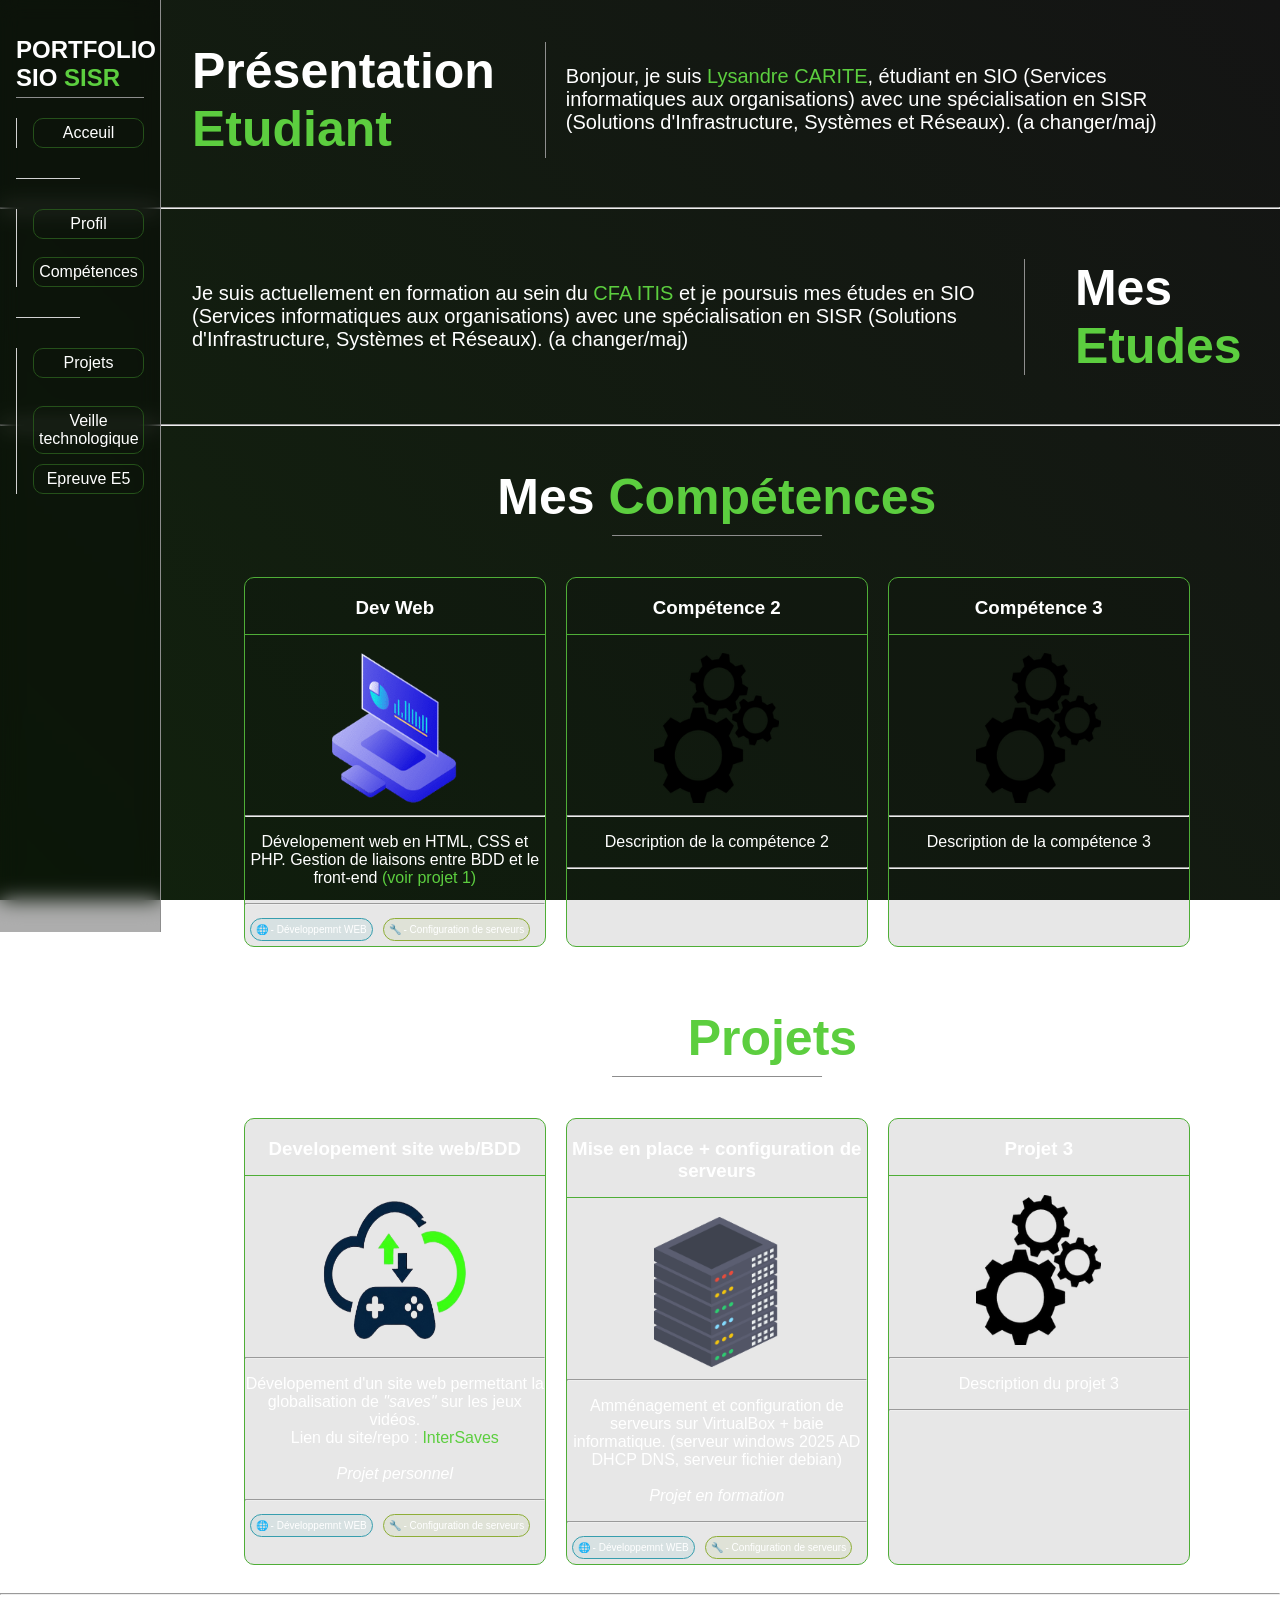
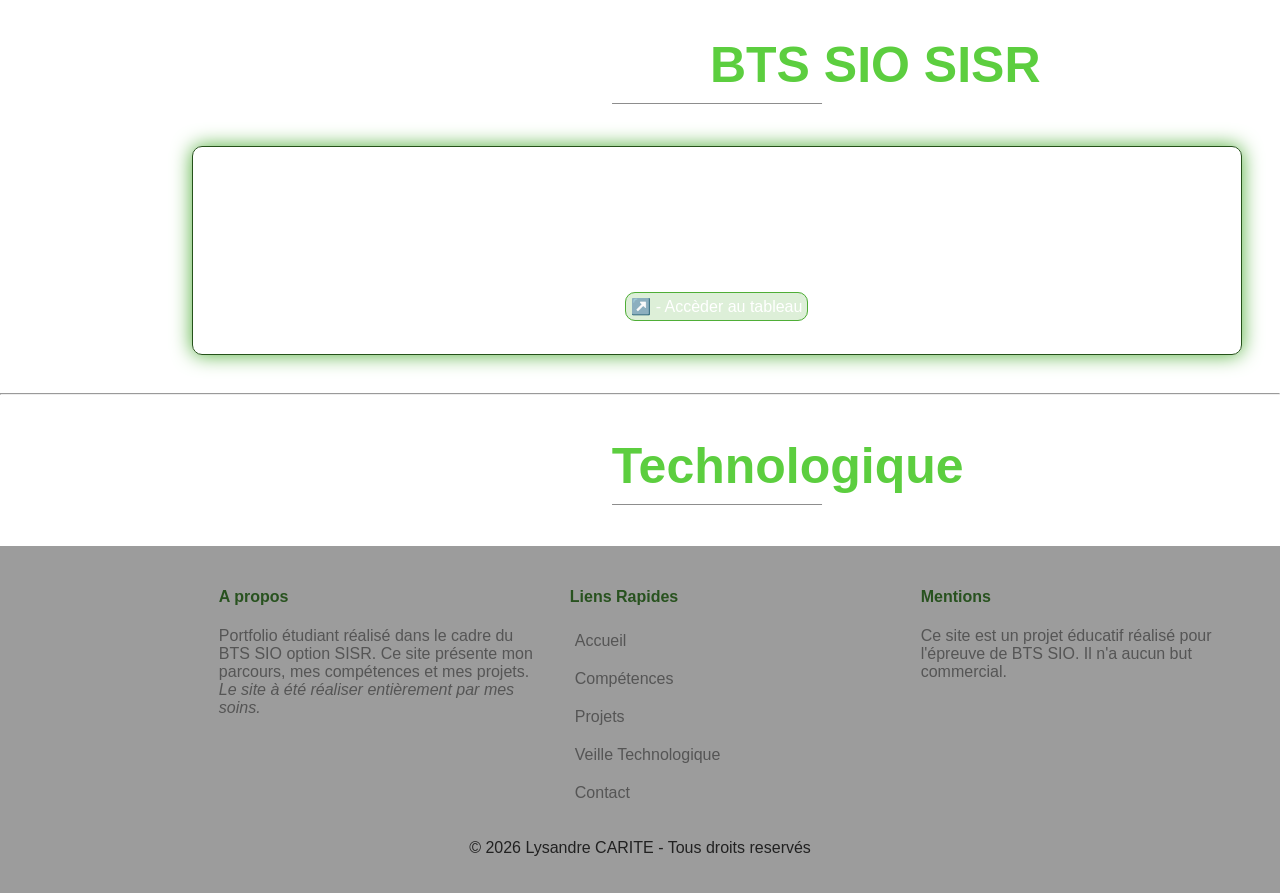
<file: index.html>
﻿<!DOCTYPE html>
<html lang="fr">
  <head>
    <meta charset="UTF-8" />
    <meta name="viewport" content="width=device-width, initial-scale=1.0" />
    <title>Portfolio  | Lysandre CARITE</title>
    <link rel="stylesheet" href="./styles/styles.css" />
  </head>
  <body>
    <nav>
      <h2>PORTFOLIO SIO <span class="color2Title">SISR</span></h2>
      <div class="formation">
        <a href="#">Acceuil</a>
      </div>
      <hr>
      <div class="experience">
        <a href="#">Profil</a><br>
        <a href="#Competences">Compétences</a>
      </div>
      <hr>
      <div class="projet">
        <ul>
          <li><a href="#Projets">Projets</a><br></li>
          <li><a href="#">Veille technologique</a></li>
          <li><a href="#epreuve">Epreuve E5</a></li>
        </ul>
      </div>
    </nav>

    <div class="container">

      <div>
      <div class="presentation">
          <h2 class="titleL">Présentation<br><span class="color2Title">Etudiant</span></h2>
          <p class="text-descriptionL">Bonjour, je suis <span class="color2Title">Lysandre CARITE</span>, étudiant en SIO (Services informatiques aux organisations) avec une spécialisation en SISR (Solutions d'Infrastructure, Systèmes et Réseaux). (a changer/maj)</p>
        </div>
        <hr>
        <div class="presentation">
          <p class="text-descriptionR">Je suis actuellement en formation au sein du <span class="color2Title">CFA ITIS</span> et je poursuis mes études en SIO (Services informatiques aux organisations) avec une spécialisation en SISR (Solutions d'Infrastructure, Systèmes et Réseaux). (a changer/maj)</p>
          <h2 class="titleR">Mes<br><span class="color2Title">Etudes</span></h2>
        </div>
        <hr>
      </div>
      
      <h2 class="cardtitles" id="Competences">Mes <span class="color2Title">Compétences</span></h2>
      <div class="cards-competences">
        
        <div class="card" id="html">
          <h3>Dev Web</h3>
          <img src="../img/BDD.png" alt="Dev Web" style="width: 125px; height: 150px;">
          <hr>
          <p>Dévelopement web en HTML, CSS et PHP. Gestion de liaisons entre BDD et le front-end <a href="#InterSaves">(voir projet 1)</a></p>
          <hr>
          <div class="skill">
            <p class="skills" style="border: 1px solid #379eae; background-color: #379eae16;">🌐 - Développemnt WEB</p> <p class="skills" style="border: 1px solid #8eae37; background-color: #8eae3716;">🔧 - Configuration de serveurs</p>
          </div>
        </div>
        <div class="card">
          <h3>Compétence 2</h3>
          <img src="../img/WIP.png" alt="WIPLogo" style="width: 125px; height: 150px;">
          <hr>
          <p>Description de la compétence 2</p>
          <hr>
        </div>
        <div class="card">
          <h3>Compétence 3</h3>
          <img src="../img/WIP.png" alt="WIPLogo" style="width: 125px; height: 150px;">
          <hr>
          <p>Description de la compétence 3</p>
          <hr>
        </div>
        
      </div>
      
      <h2 class="cardtitles" id="Projets">Mes <span class="color2Title">Projets</span></h2>
      <div class="cards-profil">
    
        <div class="card" id="BDD">
          <h3>Developement site web/BDD</h3>
          <img src="../img/InterSaves.png" alt="InterSavesLogo" style="width: 150px; height: 150px;" id="InterSaves">
          <hr>
          <p>Dévelopement d'un site web permettant la globalisation de <i>"saves"</i> sur les jeux vidéos.<br>Lien du site/repo : <a href="../InterSaves/mainPages/index.html">InterSaves</a><br><br><i>Projet personnel</i></p>
          <hr>
          <div class="skill">
            <p class="skills" style="border: 1px solid #379eae; background-color: #379eae16;">🌐 - Développemnt WEB</p> <p class="skills" style="border: 1px solid #8eae37; background-color: #8eae3716;">🔧 - Configuration de serveurs</p>
          </div>
        </div>
        <div class="card" id="server">
          <h3>Mise en place + configuration de serveurs</h3>
          <img src="../img/serverlogo.png" alt="imgserver" style="width: 125px; height: 150px;">
          <hr>
          <p>Amménagement et configuration de serveurs sur VirtualBox + baie informatique. (serveur windows 2025 AD DHCP DNS, serveur fichier debian)<br><br><i>Projet en formation</i></p>
          <hr>
          <div class="skill">
            <p class="skills" style="border: 1px solid #379eae; background-color: #379eae16;">🌐 - Développemnt WEB</p> <p class="skills" style="border: 1px solid #8eae37; background-color: #8eae3716;">🔧 - Configuration de serveurs</p>
          </div>

        </div>
        <div class="card">
          <h3>Projet 3</h3>
          <img src="../img/WIP.png" alt="WIPLogo" style="width: 125px; height: 150px;">
          <hr>
          <p>Description du projet 3</p>
          <hr>
        </div>
    
      </div>

      <hr>

      <h2 class="cardtitles" id="epreuveTitle">Epreuve E5 - <span class="color2Title">BTS SIO SISR</span></h2>
      <div class="epreuve" id="epreuve">
        <h3>Tableau de synthèse E5</h3>
        <p>Accédez au tableau de synthèse récapitulant les activités professionnelles<br>réalisées dans le cadre de l'épreuve E5.</p>
        <a href="https://docs.google.com/spreadsheets/d/1fzQlLFH1zYrTbWUl8oXJ9Y8oEn8u1OFu/edit?usp=sharing&ouid=116082330475914208594&rtpof=true&sd=true" target="_blank">↗️ - Accèder au tableau</a>
      </div>

      <hr>

      <h2 class="cardtitles" id="Competences">Veille <span class="color2Title">Technologique</span></h2>
      <div class="Veille" id="Veille">
        
      </div>

      <footer>

        <div class="footer-content">
          <div class="about">
            <h4>A propos</h4>
            <p>Portfolio étudiant réalisé dans le cadre du BTS SIO option SISR. Ce site présente mon parcours, mes compétences et mes projets.<br><i>Le site à été réaliser entièrement par mes soins.</i></p>
          </div>

          <div class="links">
            <h4>Liens Rapides</h4>
            <ul>
              <li><a href="#">Accueil</a></li>
              <li><a href="#Competences">Compétences</a></li>
              <li><a href="#Projets">Projets</a></li>
              <li><a href="#Veille">Veille Technologique</a></li>
              <li><a href="#Contact">Contact</a></li>
            </ul>
          </div>

          <div class="mentions">
            <h4>Mentions</h4>
            <p>Ce site est un projet éducatif réalisé pour l'épreuve de BTS SIO. Il n'a aucun but commercial.</p>
          </div>
        </div>
        <p style="text-align: center; color:rgb(33, 33, 33)">© 2026 Lysandre CARITE - Tous droits reservés</p>

      </footer>

    </div>
  </body>
</html>
</file>
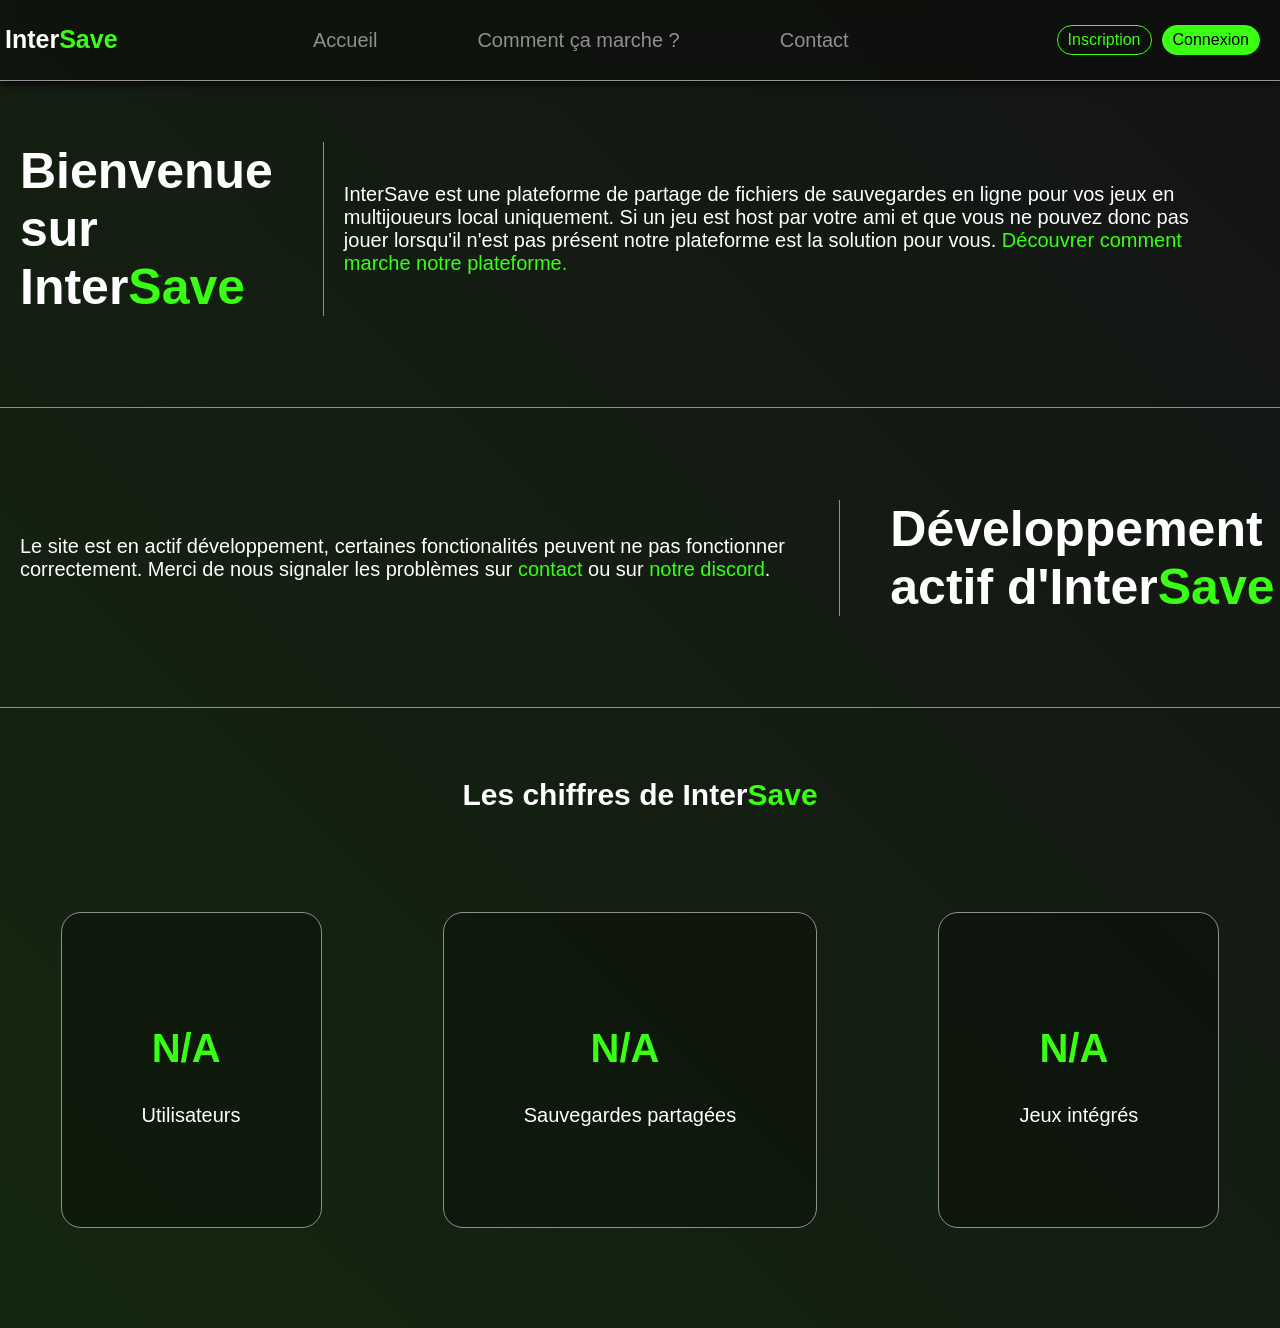
<file: InterSaves/mainPages/index.html>
<!DOCTYPE html>
<html lang="fr">

    <head>
        <meta charset="UTF-8">
        <meta name="viewport" content="width=device-width, initial-scale=1.0">
        <title>InterSave</title>
        <link rel="stylesheet" href="../styles/style.css">
        <link rel="icon" href="../img/smallLogin.png" type="image/png">
    </head>

    <body>
        <nav class="navMain">
            <h3 class="brandName"><a href="#">Inter<span class="color2TitleNav">Save</span></a></h3>
            <div class="nav-container">
                <ul>
                    <li><a href="index.html" class="nav-link">Accueil</a></li>
                    <li><a href="about.html" class="nav-link">Comment ça marche ?</a></li>
                    <li><a href="contact.html" class="nav-link">Contact</a></li>
                </ul>
            </div>
            <a href="../mainPages/register.php" class="navLink1">Inscription</a>
            <a href="../mainPages/login.php" class="navLink2" style="margin-right: 20px;">Connexion</a>
        </nav>

        <div class="container">
            <section class="containerContent">
                <h1 class="titleR">Bienvenue sur Inter<span class="color2TitleMain">Save</span></h1>
                <p class="description">InterSave est une plateforme de partage de fichiers de sauvegardes en ligne pour vos jeux en multijoueurs local uniquement. Si un jeu est host par votre ami et que vous ne pouvez donc pas jouer lorsqu'il n'est pas présent notre plateforme est la solution pour vous. <span class="color2TitleMain"><a href="../mainPages/about.html">Découvrer comment marche notre plateforme.</a></span></p>
            </section>
            <hr>
            <section class="containerContent">
                <p class="description">Le site est en actif développement, certaines fonctionalités peuvent ne pas fonctionner correctement. Merci de nous signaler les problèmes sur <span class="color2TitleMain"><a href="../mainPages/contact.html" target="_blank">contact</a></span> ou sur <span class="color2TitleMain"><a href="#" target="_blank">notre discord</a></span>.</p>
                <h1 class="titleL">Développement actif d'Inter<span class="color2TitleMain">Save</span></h1>
            </section>
            <hr>
            <h1 class="dataTitle">Les chiffres de Inter<span class="color2TitleMain">Save</span></h1>

            <section class="webData"></section>
                <div class="dataContainer">
                    <div class="data">
                        <h2 class="dataNumber">N/A</h2>
                        <p class="dataDescription">Utilisateurs</p>
                    </div>
                    <div class="data">
                        <h2 class="dataNumber">N/A</h2>
                        <p class="dataDescription">Sauvegardes partagées</p>
                    </div>
                    <div class="data">
                        <h2 class="dataNumber">N/A</h2>
                        <p class="dataDescription">Jeux intégrés</p>
                    </div>
                </div>
            </section>
        </div>
    </body>
</html>
</file>
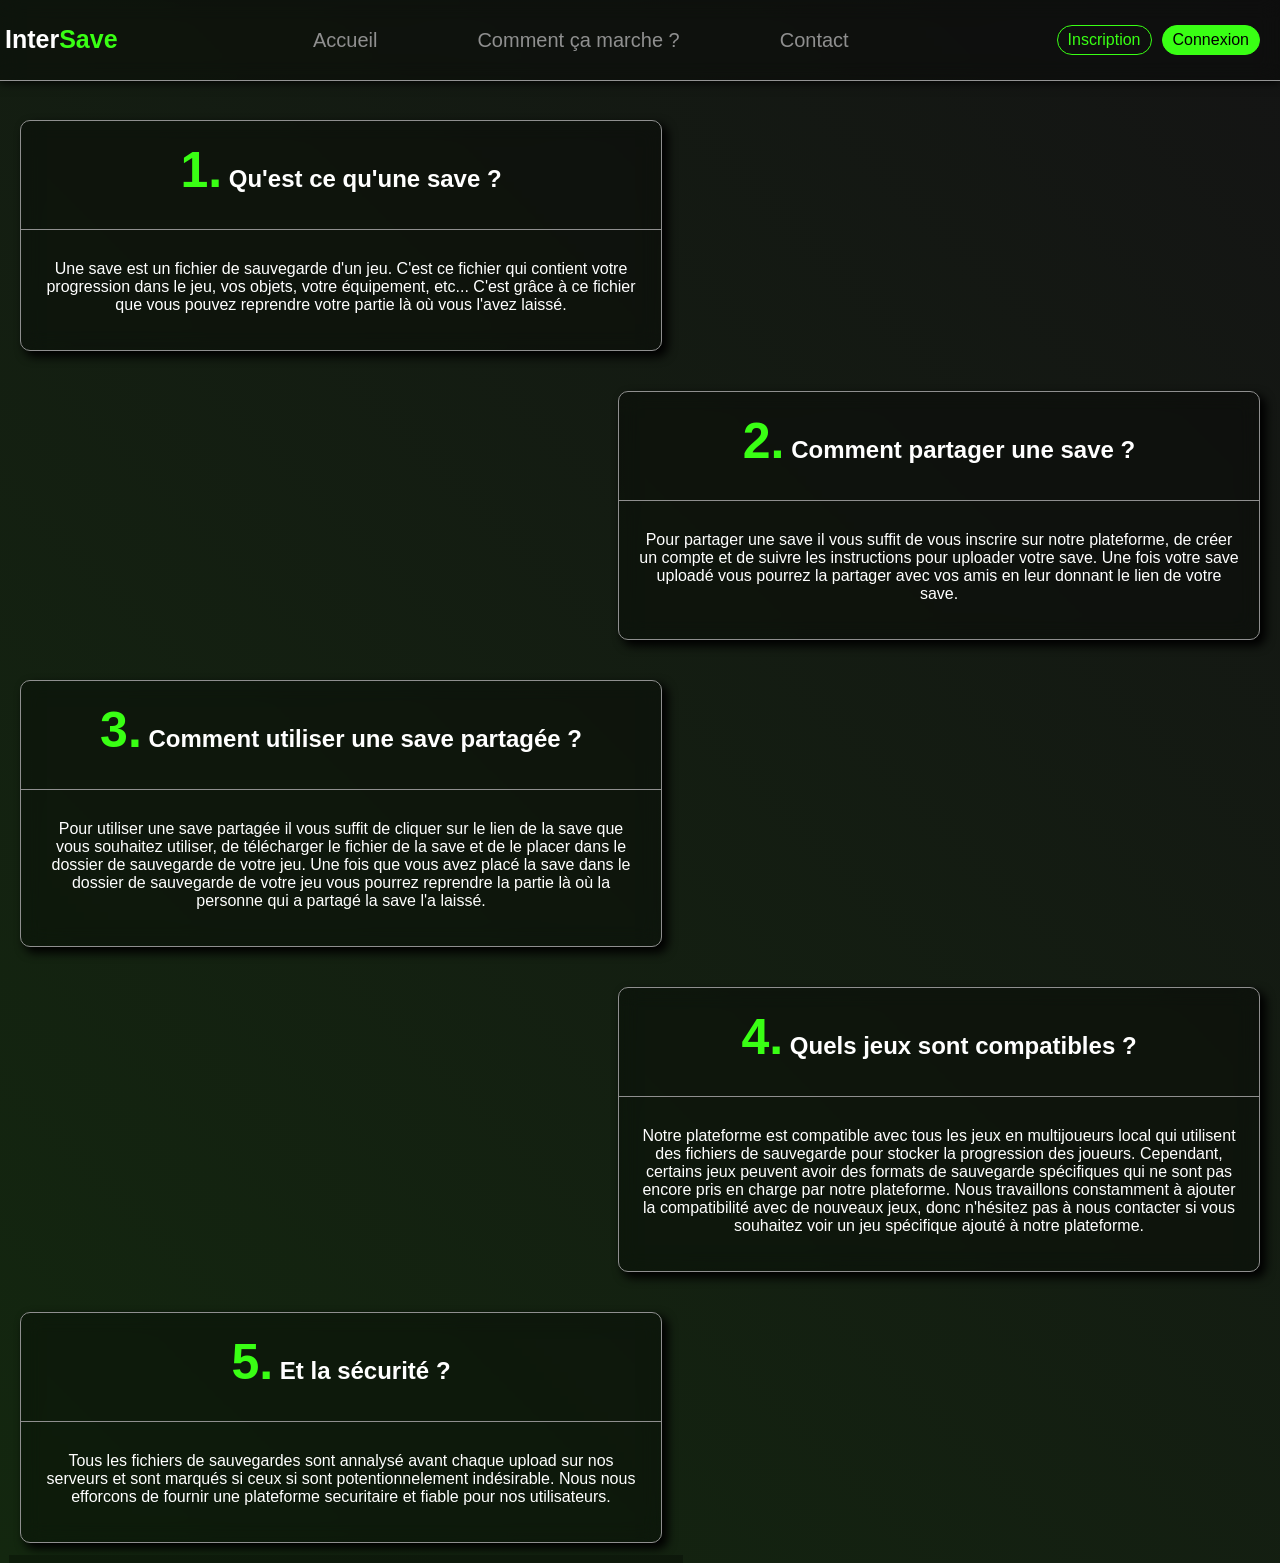
<file: InterSaves/mainPages/about.html>
<!DOCTYPE html>
<html lang="fr">
    <head>
        <meta charset="UTF-8">
        <meta name="viewport" content="width=device-width, initial-scale=1.0">
        <title>Comment cela marche ? | InterSave</title>
        <link rel="stylesheet" href="../styles/styleAbout.css">
        <link rel="icon" href="../img/smallLogin.png" type="image/png">
    </head>

    <body>
        <nav class="navMain noSelected">
            <h3 class="brandName"><a href="#">Inter<span class="color2TitleNav">Save</span></a></h3>
            <div class="nav-container">
                <ul>
                    <li><a href="index.html" class="nav-link">Accueil</a></li>
                    <li><a href="#" class="nav-link">Comment ça marche ?</a></li>
                    <li><a href="contact.html" class="nav-link">Contact</a></li>
                </ul>
            </div>
            <a href="../mainPages/register.php" class="navLink1">Inscription</a>
            <a href="../mainPages/login.php" class="navLink2" style="margin-right: 20px;">Connexion</a>
        </nav>

        <div class="container noSelected">
            <section class="containerContent containerContentL">
                <h1><span class="numberTitle">1.</span> Qu'est ce qu'une save ?</h1>
                <hr>
                <p class="description">Une save est un fichier de sauvegarde d'un jeu. C'est ce fichier qui contient votre progression dans le jeu, vos objets, votre équipement, etc... C'est grâce à ce fichier que vous pouvez reprendre votre partie là où vous l'avez laissé.</p>
            </section>
            <section class="containerContent containerContentR">
                <h1><span class="numberTitle">2.</span> Comment partager une save ?</h1>
                <hr>
                <p class="description">Pour partager une save il vous suffit de vous inscrire sur notre plateforme, de créer un compte et de suivre les instructions pour uploader votre save. Une fois votre save uploadé vous pourrez la partager avec vos amis en leur donnant le lien de votre save.</p>
            </section>
            <section class="containerContent containerContentL">
                <h1><span class="numberTitle">3.</span> Comment utiliser une save partagée ?</h1>
                <hr>
                <p class="description">Pour utiliser une save partagée il vous suffit de cliquer sur le lien de la save que vous souhaitez utiliser, de télécharger le fichier de la save et de le placer dans le dossier de sauvegarde de votre jeu. Une fois que vous avez placé la save dans le dossier de sauvegarde de votre jeu vous pourrez reprendre la partie là où la personne qui a partagé la save l'a laissé.</p>
            </section>
            <section class="containerContent containerContentR">
                <h1><span class="numberTitle">4.</span> Quels jeux sont compatibles ?</h1>
                <hr>
                <p class="description">Notre plateforme est compatible avec tous les jeux en multijoueurs local qui utilisent des fichiers de sauvegarde pour stocker la progression des joueurs. Cependant, certains jeux peuvent avoir des formats de sauvegarde spécifiques qui ne sont pas encore pris en charge par notre plateforme. Nous travaillons constamment à ajouter la compatibilité avec de nouveaux jeux, donc n'hésitez pas à nous contacter si vous souhaitez voir un jeu spécifique ajouté à notre plateforme.</p>
            </section>
            <section class="containerContent containerContentL">
                <h1><span class="numberTitle">5.</span> Et la sécurité ?</h1>
                <hr>
                <p class="description"> Tous les fichiers de sauvegardes sont annalysé avant chaque upload sur nos serveurs et sont marqués si ceux si sont potentionnelement indésirable. Nous nous efforcons de fournir une plateforme securitaire et fiable pour nos utilisateurs.</p>
            </section>
        </div>
    </body>
</html>
</file>
<file: styles/styles.css>
﻿
body, html{
    height: 100%;
    width: 100%;
    margin: 0;
    padding: 0;
}

body{
    margin: 0;
    color: white;
    background: linear-gradient(45deg, #11220d 0%, rgba(20, 20, 20, 1) 100%);
    background-size: cover;
    background-repeat: no-repeat;
    background-attachment: fixed;
    font-family: Arial, Helvetica, sans-serif;
}

a{
    text-decoration: none;
    color: #5cce3f;
    transition: 0.5s;
}   

nav {
    background-color: rgba(0, 0, 0, 0.322);
    backdrop-filter: blur(10px);
    color: white;
    cursor: default;
    padding: 1rem;
    height: 100%;
    width: 10%;
    position: fixed;
    border-right: 1px solid #8d8d8d;
    z-index: 1;
}

nav a{
    display: block;
    text-align: center;
    border: 1px solid #25511a;
    border-radius: 10px;
    padding: 5px;
    transition: 0.5s;
    text-decoration: none;
    color: white;
    margin: 0;
}

.color2Title{
    color: #5cce3f;
    transition: 0.5s;
}

.color2Title:hover{
    color: #5cce3f;
    text-shadow: 0px 0px 10px #4fae37;
    transition: 0.5s;
}

nav a:hover{
    background-color: #4fae37;
    border-color: #4fae37;
    cursor: pointer;
    box-shadow: 0px 0px 10px #4fae37;
    transition: 0.5s;
}

ul{
    list-style: none;
    padding-left: 0;
    display: flex;
    flex-direction: column;
    gap: 10px;
    padding-left: 0;
    list-style-position: inside;
}

nav h2{
    border-bottom: 1px solid #8d8d8d;
    padding-bottom: 5px;

}

.formation, .experience, .projet{
    padding: 0px 0px 0px 1rem;
    margin-bottom: 1rem;
    border-left: 1px solid #d2d2d2;
}

.formation:hover, .experience:hover, .projet:hover{
    border-left: 2px solid #4fae37;}

nav hr{
    width: 50%;
    border: none;
    margin: 20px auto;
    border-top: 1px solid #d2d2d2;
    margin: 30px 0;
}

.cards-profil, .cards-competences{
    display: flex;
    flex-wrap: wrap;
    justify-content: center;
    gap: 20px;
    margin-left: 15%;
    margin-right: 3%;
}

.card{
    border: 1px solid #4fae37;
    width: 300px;
    text-align: center;
    cursor: default;
    border-radius: 10px;
    margin-bottom: 20px;
    background-color: rgba(0, 0, 0, 0.096);
    color: white;
    transition: 0.5s;
}

.card:hover{
    padding: 10px;
    border: 2px solid #4fae37;
    box-shadow: 0px 0px 20px #4fae37;
    text-shadow: 1px 1px 3px black;
    background-size: cover;
    background-position: center;
    transition: 0.5s;
}

.card h3{
    border-bottom: 1px solid #4fae37;
    padding-bottom: 15px;
}

.cardtitles {
    text-align: center;
    color: white;
    margin-left: 15%;
    margin-right: 3%;
    font-size: 50px;
    position: relative;
    padding-bottom: 10px;
    border-bottom: none;
}

/* Trait sous le titre */
.cardtitles::after {
    content: "";
    position: absolute;
    bottom: 0;
    left: 50%;
    transform: translateX(-50%);
    width: 20%;
    height: 1px;
    background-color: #8d8d8d;
}

.photo{
    width: 100px;
    height: 100px;
    border-radius: 50%;
    overflow: hidden;
    margin: 0 auto;
}

.presentation{
    display: flex;
    align-items: center;
}
.titleR, .titleL{
    color: white;
    font-size: 50px;
    font-family: 'Segoe UI', Tahoma, Geneva, Verdana, sans-serif;
    cursor: default;
}

.titleR{
    border-left: solid 1px rgb(143, 143, 143);
    padding: 0px 0px 0px 50px;
    margin-right: 3%;
    margin-left: 1%;
}

.titleL{
    border-right: solid 1px rgb(143, 143, 143);
    margin-left: 15%;
    padding: 0px 50px 0px 0px;
}

.text-descriptionL, .text-descriptionR{
    color: white;
    font-size: 20px;
    font-family: 'Segoe UI', Tahoma, Geneva, Verdana, sans-serif;
    cursor: default;
}

.text-descriptionL{
    margin-left: 20px;
    margin-right: 50px;
}

.text-descriptionR{
    margin-left: 15%;
}

#BDD:hover{
    background: linear-gradient(rgba(0, 0, 0, 0.7), rgba(0, 0, 0, 0.8)), url("../img/BDD.jpg");
}

#html:hover{
    background: linear-gradient(rgba(0, 0, 0, 0.7), rgba(0, 0, 0, 0.8)), url("../img/html.jpg");
}

#server:hover{
    background: linear-gradient(rgba(0, 0, 0, 0.7), rgba(0, 0, 0, 0.8)), url("../img/server.jpg");
}

.skill{
    display: flex; 
}

.skills{
    padding: 5px;
    border-radius: 20px;
    justify-content: left;
    font-size: 10px;
    margin: 5px;
}

.epreuve{
    text-align: center;
    border: 1px solid #25511a;
    border-radius: 10px;
    margin: 0 3% 3% 15%;
    padding: 3%;
    box-shadow: 0px 0px 20px #4fae37;
}

.epreuve a{
    border: 1px solid #4fae37;
    border-radius: 10px;
    padding: 5px;
    background-color: #4fae3731;
    color: white;
    text-decoration: none;
}

footer {
    background-color: rgba(0, 0, 0, 0.39);
    color: white;
    padding: 20px 3%;
}

.footer-content {
    display: flex;
    justify-content: space-between;
    align-items: flex-start;
    gap: 30px;
    margin-left: 15%;
    color: rgb(61, 61, 61);
}

.footer-content a, .footer-content p{
    color: rgb(85, 85, 85);
    text-decoration: none;
}

.footer-content h4{
    color: #28521f;
}

.about, .links, .mentions {
    flex: 1;
}

.footer-content li{
    padding: 5px;
}

.footer-content li:hover{
    background-color: rgba(48, 48, 48, 0.39);
    border-radius: 5px;
}
</file>
<file: InterSaves/styles/style.css>
body{
    margin: 0%;
    background: linear-gradient(45deg, #13270f 0%, rgba(20, 20, 20, 1) 100%);
    user-select: none;
}

.navMain{
    text-align: center;
    position: fixed;
    width: 100%;
    display: flex;
    border-bottom-color: rgb(148, 148, 148);
    border-bottom-style: solid;
    border-bottom-width: 1px;
    box-shadow: 0px 0px 10px 1px rgb(0, 0, 0);
    padding-left: 0px;
    background-color: rgba(0, 0, 0, 0.281);
    backdrop-filter: blur(10px);
    z-index: 1000;
}

.nav-container{
    display: flex;
    align-items: center;
    justify-content: space-around;
    width: 100%;
}

.brandName{
    margin-left: 5px;
    width: 100px;
    font-size: 25px;
    font-family: 'Segoe UI', Tahoma, Geneva, Verdana, sans-serif;
    cursor: pointer;
}

.brandName a{
    color: white;
    text-decoration: none;
    transition: 0.5s;
}

.brandName:hover .color2TitleNav{
    text-shadow: 0px 0px 10px #39FF14;
    transition: 0.5s;
}

.color2TitleNav , .color2TitleMain{
    color: #39FF14;
}

.nav-container ul{
    display: flex;
    list-style-type: none;
    margin: 0px;
    padding: 0px;
    gap: 100px;
}

a {
    text-decoration: none;
}

.nav-container a{
    color: rgb(143, 143, 143);
    font-size: 20px;
    font-family: 'Segoe UI', Tahoma, Geneva, Verdana, sans-serif;
    transition: 0.3s;
}

.nav-container a:hover{
    color: rgb(235, 235, 235);
    border-bottom: solid 1px #39FF14;
    transition: 0.5s;
}

.navLink1, .navLink2{
    border: solid 1px #39FF14;
    border-radius: 30px;
    text-decoration: none;
    font-family: 'Segoe UI', Tahoma, Geneva, Verdana, sans-serif;
    padding: 5px 10px;
    transition: 0.5s;
}

.navLink1{
    margin: 25px 5px 25px 0px;
    color: #39FF14;
}

.navLink2{
    margin: 25px 5px 25px 5px;
    background-color: #39FF14;
    color: black;
}

.navLink1:hover, .navLink2:hover{
    box-shadow: 0px 0px 10px 1px #39FF14;
    transition: 0.2s;
}

.container {
    display: grid;
    padding-top: 100px;
}

.containerContent{
    display: flex;
    justify-content: center;
    align-items: center;
}

.titleR, .titleL{
    color: white;
    font-size: 50px;
    font-family: 'Segoe UI', Tahoma, Geneva, Verdana, sans-serif;
    cursor: default;
}

.titleR{
    border-right: solid 1px rgb(143, 143, 143);
    padding: 0px 50px 0px 0px;
    margin-left: 20px;
}

.titleL{
    border-left: solid 1px rgb(143, 143, 143);
    padding: 0px 0px 0px 50px;
}

.titleR:hover .color2TitleMain, .titleL:hover .color2TitleMain{
    text-shadow: 0px 0px 10px #39FF14;
    transition: 0.5s;
}

.description{
    color: white;
    font-size: 20px;
    font-family: 'Segoe UI', Tahoma, Geneva, Verdana, sans-serif;
    margin-left: 20px;
    margin-right: 50px;
    cursor: default;
}

.description a{
    color: #39FF14;
    transition: 0.5s;
}

.description a:hover{
    text-shadow: 0px 0px 10px #39FF14;
    border-bottom: solid 1px #39FF14;
    transition: 0.5s;
}

hr{
    border: none;
    border-top: solid 1px rgb(143, 143, 143);
    margin: 50px 0px;
}

.dataTitle{
    color: white;
    font-size: 30px;
    font-family: 'Segoe UI', Tahoma, Geneva, Verdana, sans-serif;
    margin-bottom: 20px;
    cursor: default;
    justify-content: center;
    align-items: center;
    display: flex;
}

.data {
    border: solid 1px rgb(143, 143, 143);
    border-radius: 20px;
    padding: 20px;
    text-align: center;
    padding: 80px;
    background-color: rgba(0, 0, 0, 0.281);
    transition: 0.5s;
}

.data:hover{
    box-shadow: 0px 0px 10px 1px #39FF14;
    padding: 60px;
    background: linear-gradient(rgb(54, 54, 54), black);
    transition: 0.5s;
}

.data:hover .dataNumber{
    text-shadow: 0px 0px 10px #39FF14;
    font-size: 80px;
    transition: 0.5s;
}

.data:hover p{
    font-size: 30px;
    transition: 0.5s;
}

.dataContainer{
    display: flex;
    color: white;
    font-size: 20px;
    font-family: 'Segoe UI', Tahoma, Geneva, Verdana, sans-serif;
    display: flex;
    justify-content: space-around;
    align-items: center;
    margin-top: 80px;
    margin-bottom: 100px;
}

.dataNumber{
    color: #39FF14;
    font-size: 40px;
    font-family: 'Segoe UI', Tahoma, Geneva, Verdana, sans-serif;
    margin-right: 10px;
}

.photo{
    width: 100px;
    height: 100px;
    border-radius: 50%;
    overflow: hidden;
    margin: 0 auto;
}
</file>
<file: InterSaves/styles/styleAbout.css>
body{
    margin: 0%;
    background: linear-gradient(45deg, #13270f 0%, rgba(20, 20, 20, 1) 100%);
    height: 100%;
    font-family: 'Segoe UI', Tahoma, Geneva, Verdana, sans-serif;
    user-select: none;
}

.navMain{
    text-align: center;
    position: fixed;
    width: 100%;
    display: flex;
    border-bottom-color: rgb(148, 148, 148);
    border-bottom-style: solid;
    border-bottom-width: 1px;
    box-shadow: 0px 0px 10px 1px rgb(0, 0, 0);
    padding-left: 0px;
    background-color: rgba(0, 0, 0, 0.281);
    backdrop-filter: blur(10px);
    z-index: 1000;
}

.nav-container{
    display: flex;
    align-items: center;
    justify-content: space-around;
    width: 100%;
}

.brandName{
    margin-left: 5px;
    width: 100px;
    font-size: 25px;
    cursor: pointer;
}

.brandName a{
    color: white;
    text-decoration: none;
    transition: 0.5s;
}

.brandName:hover .color2TitleNav{
    text-shadow: 0px 0px 10px #39FF14;
    transition: 0.5s;
}

.color2TitleNav , .color2TitleMain{
    color: #39FF14;
}

.nav-container ul{
    display: flex;
    list-style-type: none;
    margin: 0px;
    padding: 0px;
    gap: 100px;
}

a {
    text-decoration: none;
}

.nav-container a{
    color: rgb(143, 143, 143);
    font-size: 20px;
    transition: 0.3s;
}

.nav-container a:hover{
    color: rgb(235, 235, 235);
    border-bottom: solid 1px #39FF14;
    transition: 0.5s;
}

.navLink1, .navLink2{
    border: solid 1px #39FF14;
    border-radius: 30px;
    text-decoration: none;
    padding: 5px 10px;
    transition: 0.5s;
}

.navLink1{
    margin: 25px 5px 25px 0px;
    color: #39FF14;
}

.navLink2{
    margin: 25px 5px 25px 5px;
    background-color: #39FF14;
    color: black;
}

.navLink1:hover, .navLink2:hover{
    box-shadow: 0px 0px 10px 1px #39FF14;
    transition: 0.2s;
}

.container {
    display: grid;
    padding-top: 100px;
    color: white;
    text-align: center;
    display: grid;
}

.containerContent{
    width: 50%;
    margin: 20px;
    border: solid 1px rgb(143, 143, 143);
    border-radius: 10px;
    background-color: rgba(0, 0, 0, 0.281);
    backdrop-filter: blur(10px);
    box-shadow: 5px 5px 10px 1px black;
    transition: 0.2s;
}

.containerContent:hover{
    box-shadow: 5px 5px 15px 1px #176809;
    transition: 0.2s;
}

.containerContent p{
    padding: 0px 20px 20px 20px;
}

.containerContentL{
    margin-left: 20px;
    margin-right: auto;
}

.containerContentR{
    margin-left: auto;
    margin-right: 20px;
}

hr{
    border: none;
    border-top: solid 1px rgb(143, 143, 143);
    margin: 30px 0px;
}

.numberTitle{
    color: #39FF14;
    font-size: 50px;
}
</file>
